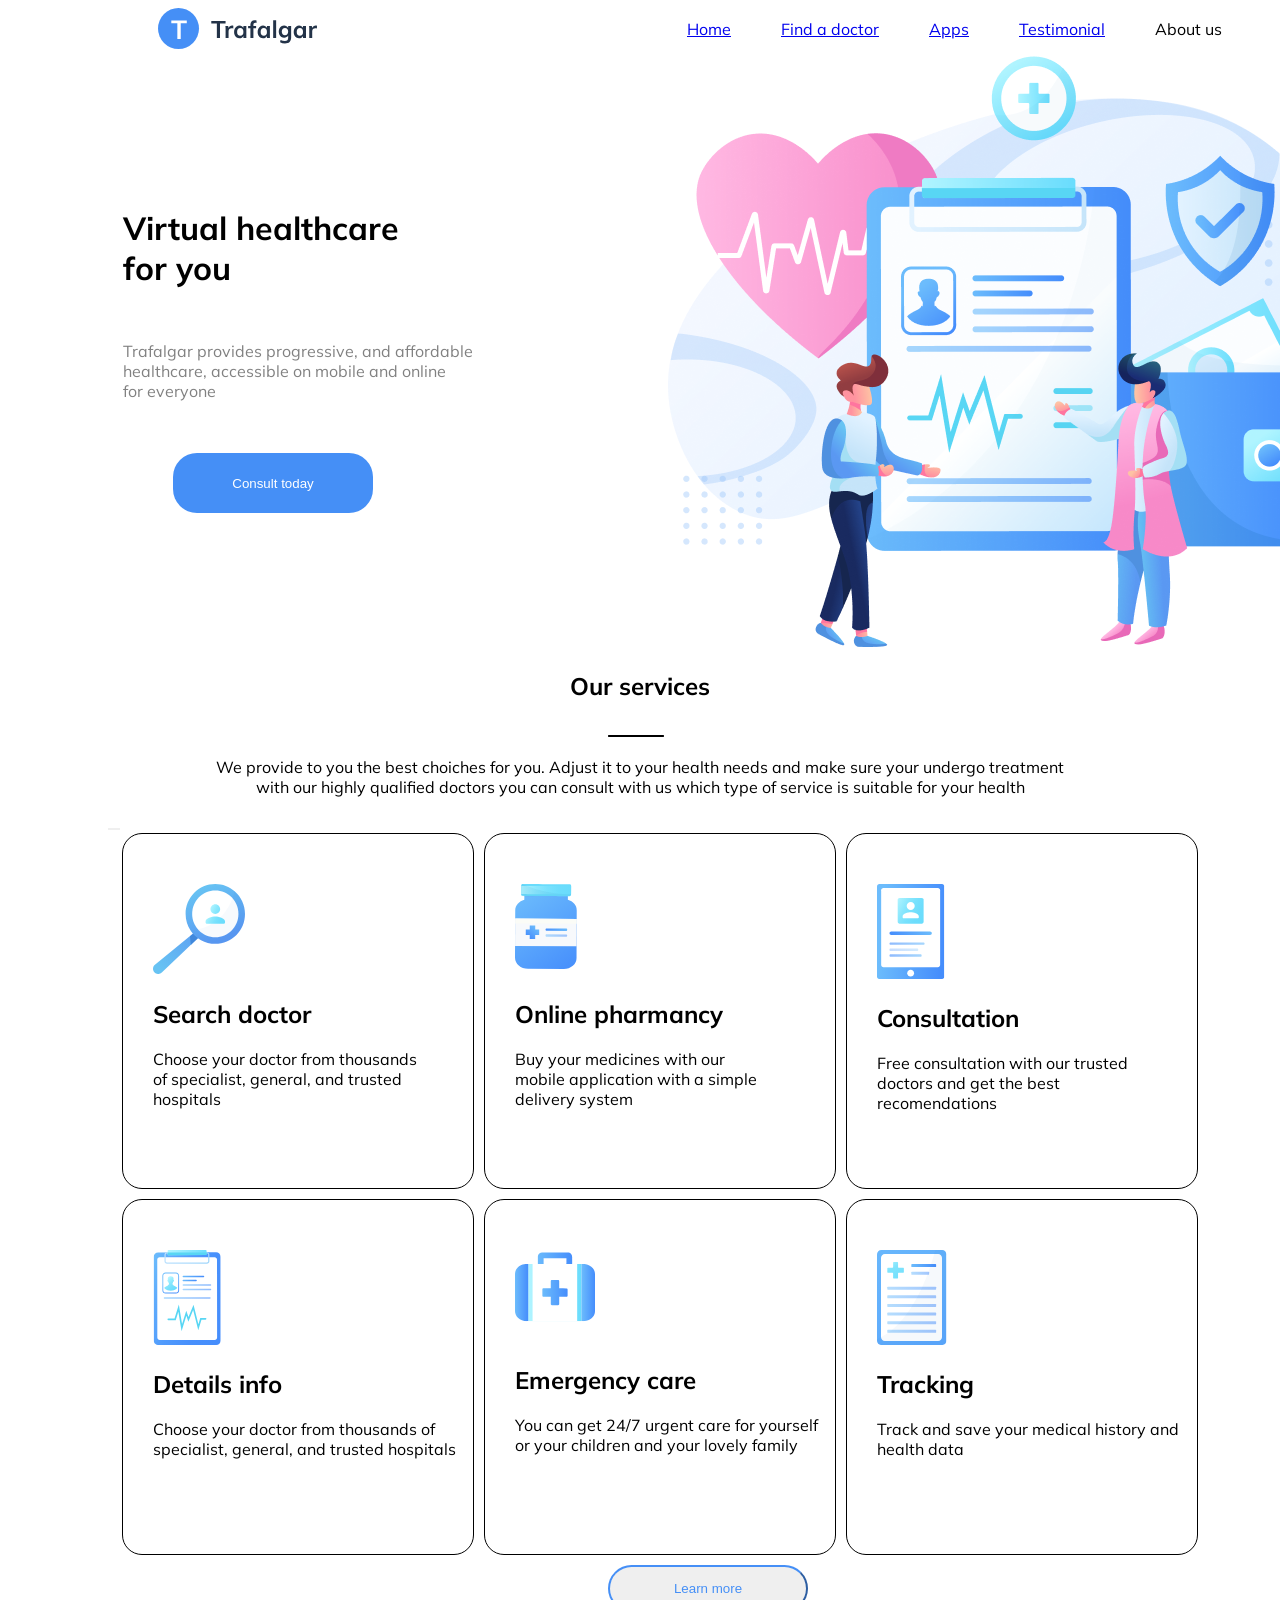
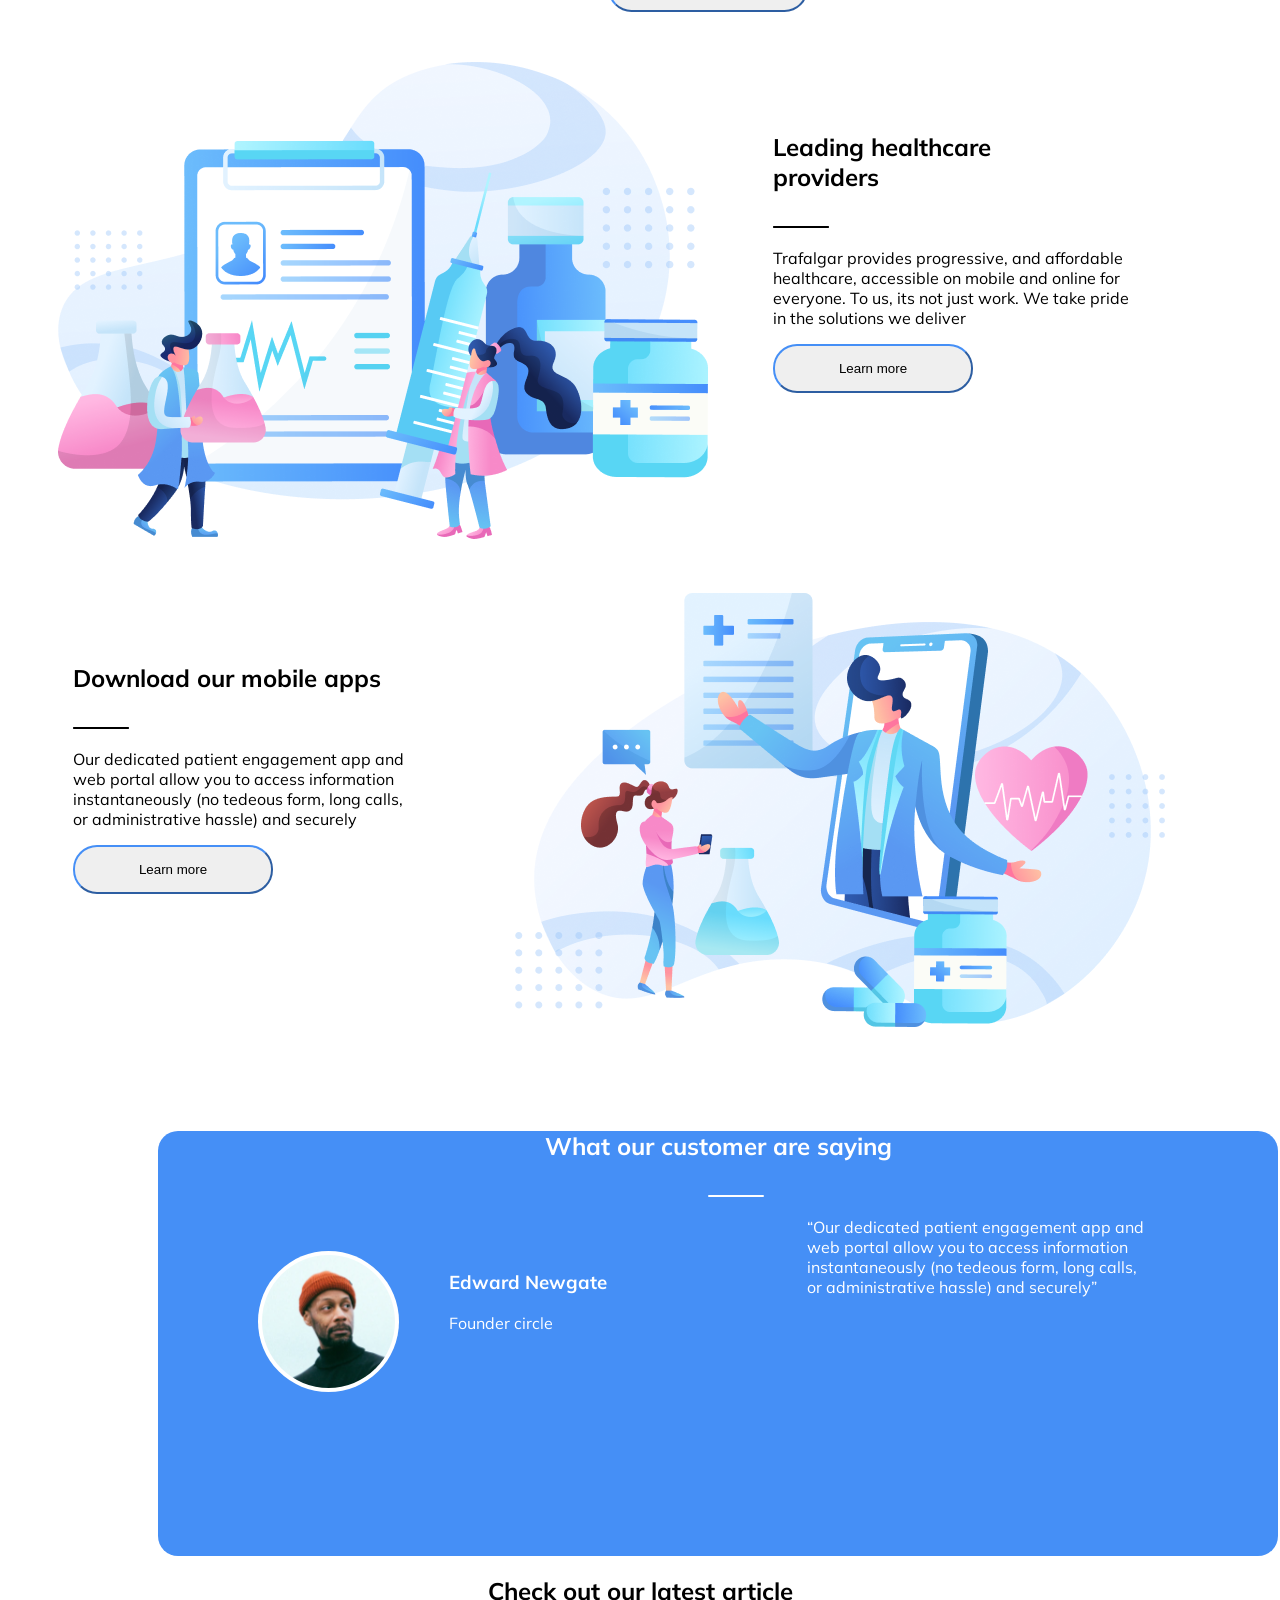
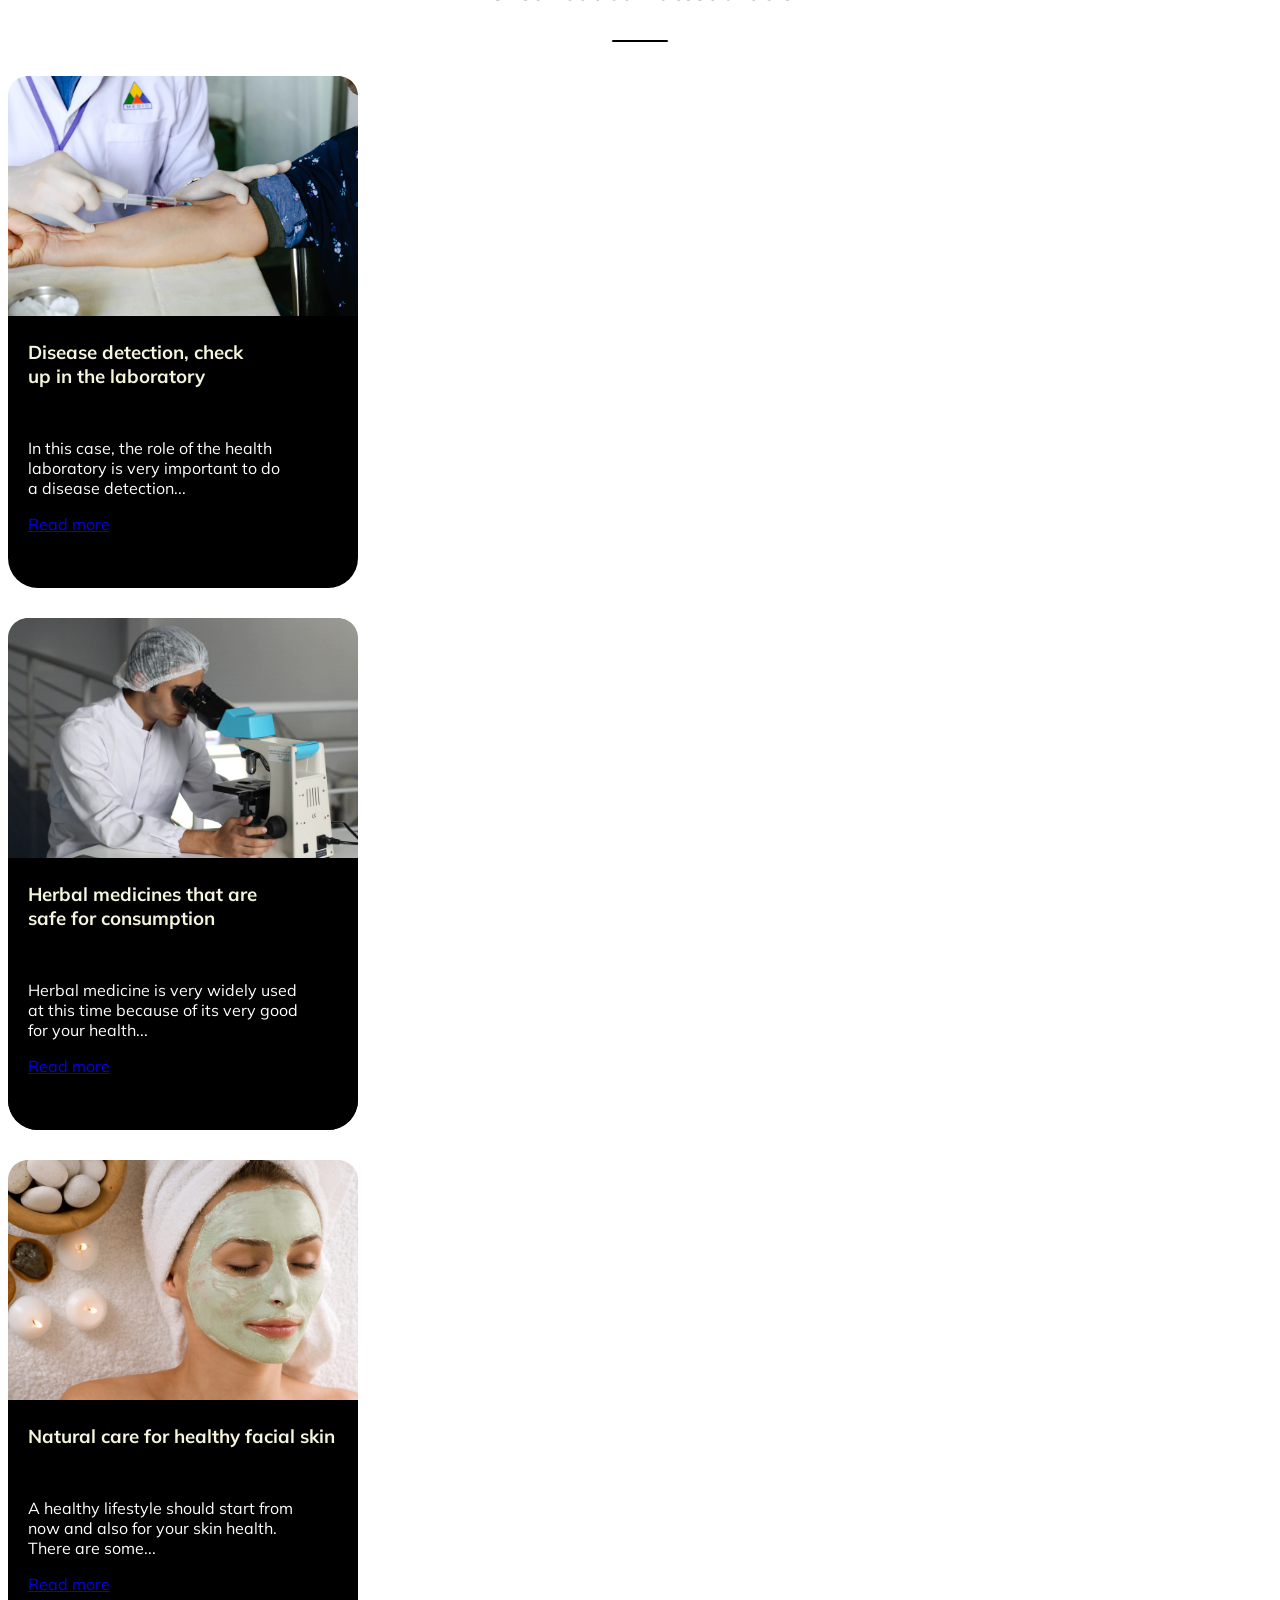
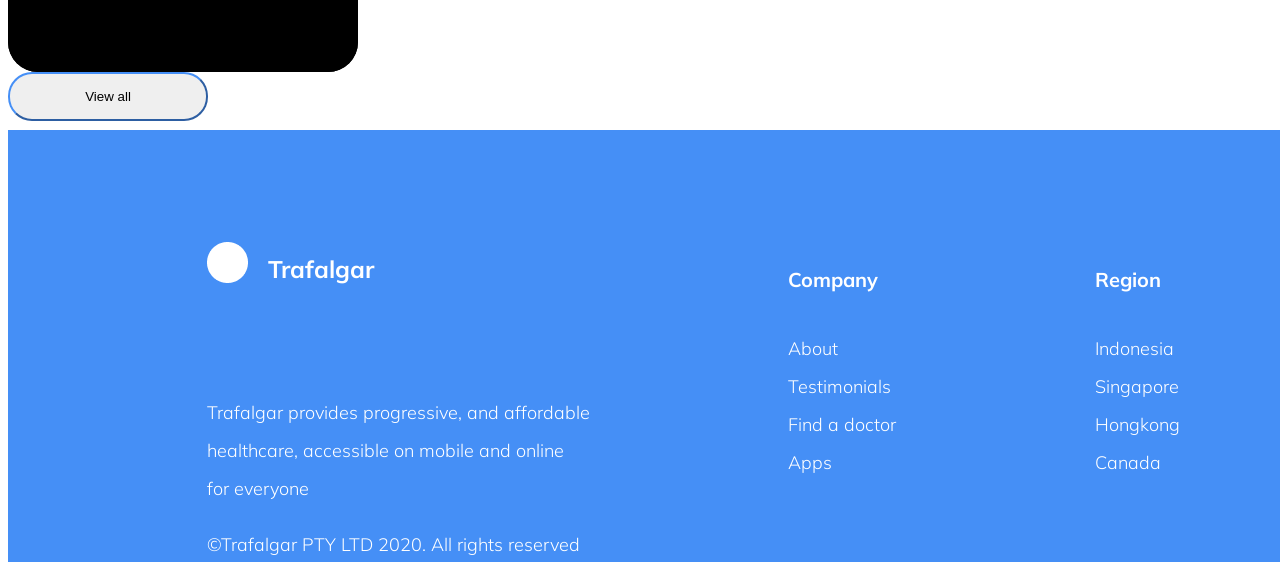
<file: index.html>
<!DOCTYPE html>
<html lang="en">

<head>
    <meta charset="UTF-8">
    <meta name="viewport" content="width=device-width, initial-scale=1.0">
    <link rel="stylesheet" href="style.css">
    <link rel="preconnect" href="https://fonts.googleapis.com">
    <link rel="preconnect" href="https://fonts.gstatic.com" crossorigin>
    <link href="https://fonts.googleapis.com/css2?family=Mulish:ital,wght@0,200..1000;1,200..1000&display=swap"
        rel="stylesheet">
    <title>Project</title>
</head>

<body>
    <header>
        <img class="logo" src="logo.svg" alt="logo" />
        <nav>
            <ul class="nav-list">
                <li class="nav-list-item">
                    <a href="#">Home</a>
                </li>
                <li class="nav-list-item">
                    <a href="#">Find a doctor</a>
                </li>
                <li class="nav-list-item">
                    <a href="#">Apps</a>
                </li>
                <li class="nav-list-item">
                    <a href="#">Testimonial</a>
                </li>
                <li class="nav-list-item">
                    <a href="#"></a>About us
                </li>
            </ul>
        </nav>
    </header>
    <div class="container">
        <div class="block-with-img">
            <div>
                <h1 class="title">
                    Virtual healthcare <br /> for you
                </h1>
                <p class="description">
                    Trafalgar provides progressive, and affordable <br>
                    healthcare, accessible on mobile and online <br>
                    for everyone
                </p>
                <button class="button-to-consult">Consult today</button>
            </div>
            <div>
                <img class="image-tranfalgar" src="./Image/trafalgar-header.png" alt="">
            </div>
        </div>
    </div>
    <div>
        <h2 class="title-services">
            Our services
        </h2>
        <img class="image-services" src="Image/Rectangle 2.png" alt="">
        <p class="desc-services">We provide to you the best choiches for you. Adjust it to your health needs and make
            sure your undergo treatment <br />
            with our highly qualified doctors you can consult with us which type of service is suitable for your health
        </p>
        <div class="page-menu-services">
        </div>
        <button class="button-for-learn">
        </button>
        <div class="feature-container">
            <div class="feature-line">
                <div class="feature-block">
                    <div class="feature-block__img-wrap">
                        <img class="feature-block__img" src="Image/Frame.svg" alt="">
                    </div>
                    <h2 class="feature-block__title">Search doctor</h2>
                    <p class="feature-block__text">Choose your doctor from thousands <br>
                        of specialist, general, and trusted
                        <br>hospitals
                    </p>
                </div>

                <div class="feature-block">
                    <div class="feature-block__img-wrap">
                        <img class="feature-block__img" src="Image/Frame (1).svg" alt="">
                    </div>
                    <h2 class="feature-block__title">Online pharmancy</h2>
                    <p class="feature-block__text">Buy your medicines with our <br>
                        mobile application with a simple <br>
                        delivery system</p>
                </div>

                <div class="feature-block">
                    <div class="feature-block__img-wrap">
                        <img class="feature-block__img" src="Image/Frame (2).svg" alt="">
                    </div>
                    <h2 class="feature-block__title">Consultation</h2>
                    <p class="feature-block__text">Free consultation with our trusted <br>
                        doctors and get the best <br>
                        recomendations
                    </p>
                </div>

            </div>
            <div class="feature-line">
                <div class="feature-block">
                    <div class="feature-block__img-wrap">
                        <img class="feature-block__img" src="Image/Frame (3).svg" alt="">
                    </div>

                    <h2 class="feature-block__title">Details info</h2>
                    <p class="feature-block__text">Choose your doctor from thousands of specialist, general,
                        and trusted hospitals</p>
                </div>

                <div class="feature-block">
                    <div class="feature-block__img-wrap">
                        <img class="feature-block__img" src="Image/Frame (4).svg" alt="">
                    </div>
                    <h2 class="feature-block__title">Emergency care</h2>
                    <p class="feature-block__text">You can get 24/7 urgent care for yourself or your
                        children and your
                        lovely family</p>
                </div>

                <div class="feature-block">
                    <div class="feature-block__img-wrap">
                        <img class="feature-block__img" src="Image/Frame (5).svg" alt="">
                    </div>
                    <h2 class="feature-block__title">Tracking</h2>
                    <p class="feature-block__text">Track and save your medical history and health data</p>
                </div>

            </div>
        </div>
        <div>

            <button class="button-services">
                <p class="button-services-text">Learn more</p>
            </button>

        </div>


        <div class="download-container">
            <div>
                <img class="download-container__img" src="Image/trafalgar-illustration sec02 1.png" alt="">
            </div>
            <div class="download-container__content">
                <h2>Leading healthcare <br>
                    providers
                </h2>
                <img src="Image/Rectangle 11.png" alt="">
                <p>Trafalgar provides progressive, and affordable <br>
                    healthcare, accessible on mobile and online for <br>
                    everyone. To us, its not just work. We take pride <br>
                    in the solutions we deliver</p>

                <div class="download-container__button-block">
                    <button class="download-container__button">
                        Learn more
                    </button>
                </div>
            </div>
        </div>

        <div class="download-container">
            <div class="download-container__content">
                <h2>Download our mobile apps
                </h2>
                <img src="Image/Rectangle 11.png" alt="">
                <p>Our dedicated patient engagement app and <br>
                    web portal allow you to access information <br>
                    instantaneously (no tedeous form, long calls, <br>
                    or administrative hassle) and securely</p>
                <div class="download-container__button-block">
                    <button class="download-container__button">
                        Learn more
                    </button>
                </div>
            </div>
            <div class="download-container__img">
                <img src="Image/trafalgar-illustration sec03 1.svg" alt="">
            </div>
        </div>

        <div class="person-customer">
            <div>
                <h2 class="basic-text">
                    What our customer are saying
                </h2>
                <div class="person-customer__img">
                    <img src="Image/Rectangle 17.svg" alt="">
                </div>
            </div>
            <div class="person-customer__content">

                <div class="person-customer__inf">
                    <div class="person-customer__logo">
                        <img src="Image/Group 5.svg" alt="">
                    </div>
                    <div class="person-customer__name">
                        <h3>Edward Newgate</h3>
                        <p>Founder circle</p>
                    </div>
                </div>

                <div class="person-customer__text-person">
                    <p>
                        “Our dedicated patient engagement app and <br>
                        web portal allow you to access information <br>
                        instantaneously (no tedeous form, long calls, <br>
                        or administrative hassle) and securely”
                    </p>
                </div>
            </div>
        </div>

        <div class="box-article">
            <div class="box-article__text">
                <h2>Check out our latest article</h2>
            </div>
            <div class="box-article__mini-img">
                <img src="Image/Rectangle 18.svg" alt="">
            </div>
            <div class="box-article__article-menu">
                <div class="box-article__menu">
                    <img src="Image/Mask Group.svg" alt="">
                    <h3 class="box-article__article-menu-text">Disease detection, check <br>
                        up in the laboratory</h3>
                    <p class="box-article__article-mini-text">In this case, the role of the health <br> laboratory is
                        very important to do <br>
                        a disease detection...
                    </p>
                    <a class="box-article__article-link" href="#">Read more</a>

                </div>
                <div class="box-article__menu">

                    <div class="box-article__article-menu">
                        <div class="box-article__menu">
                            <img src="Image/Mask Group (1).svg" alt="">
                            <h3 class="box-article__article-menu-text">Herbal medicines that are <br>
                                safe for consumption</h3>
                            <p class="box-article__article-mini-text">Herbal medicine is very widely used <br>
                                at this time because of its very good <br> for your health...
                            </p>
                            <a class="box-article__article-link" href="#">Read more</a>

                        </div>

                    </div>
                    <div class="box-article__menu">

                        <div class="box-article__menu">
                            <img src="Image/Mask Group (2).svg" alt="">
                            <h3 class="box-article__article-menu-text">Natural care for healthy
                                facial skin</h3>
                            <p class="box-article__article-mini-text">A healthy lifestyle should start from <br> now and
                                also for your skin health. <br>
                                There are some...
                            </p>
                            <a class="box-article__article-link" href="#">Read more</a>

                        </div>

                    </div>

                    <div class="box-artical__button-block">
                        <button class="box-article__button">
                            View all
                        </button>
                    </div>

                </div>
            </div>
        </div>


        <div class="box-company">
            <div class="box-company__logo">
                <div class="ii">
                    <img class="box-company__img" src="Image/Ellipse 8 (1).png" alt="">
                    <p class="box-company__text-logo">Trafalgar</p>
                </div>
                <p class="box-company__text">Trafalgar provides progressive, and affordable <br> healthcare, accessible
                    on mobile and online
                    <br>
                    for everyone
                </p>
                <p class="box-company__text-underground">©Trafalgar PTY LTD 2020. All rights reserved</p>
            </div>
            <div class="box-company__list-company">
                <p class="box-company__list-text">Company</p>
                <ul>
                    <li class="box-company__list">About</li>
                    <li class="box-company__list">Testimonials</li>
                    <li class="box-company__list">Find a doctor</li>
                    <li class="box-company__list">Apps</li>
                </ul>
            </div>
            <div class="box-company__list-company">
                <p class="box-company__list-text">Region</p>
                <ul>
                    <li class="box-company__list">Indonesia</li>
                    <li class="box-company__list">Singapore</li>
                    <li class="box-company__list">Hongkong</li>
                    <li class="box-company__list">Canada</li>
                </ul>
            </div>
            <div class="box-company__list-company">
                <p class="box-company__list-text">Help</p>
                <ul>
                    <li class="box-company__list">Help center</li>
                    <li class="box-company__list">Contact support</li>
                    <li class="box-company__list">Instructions</li>
                    <li class="box-company__list">How it works</li>
                </ul>
            </div>
        </div>
</body>

</html>
</file>
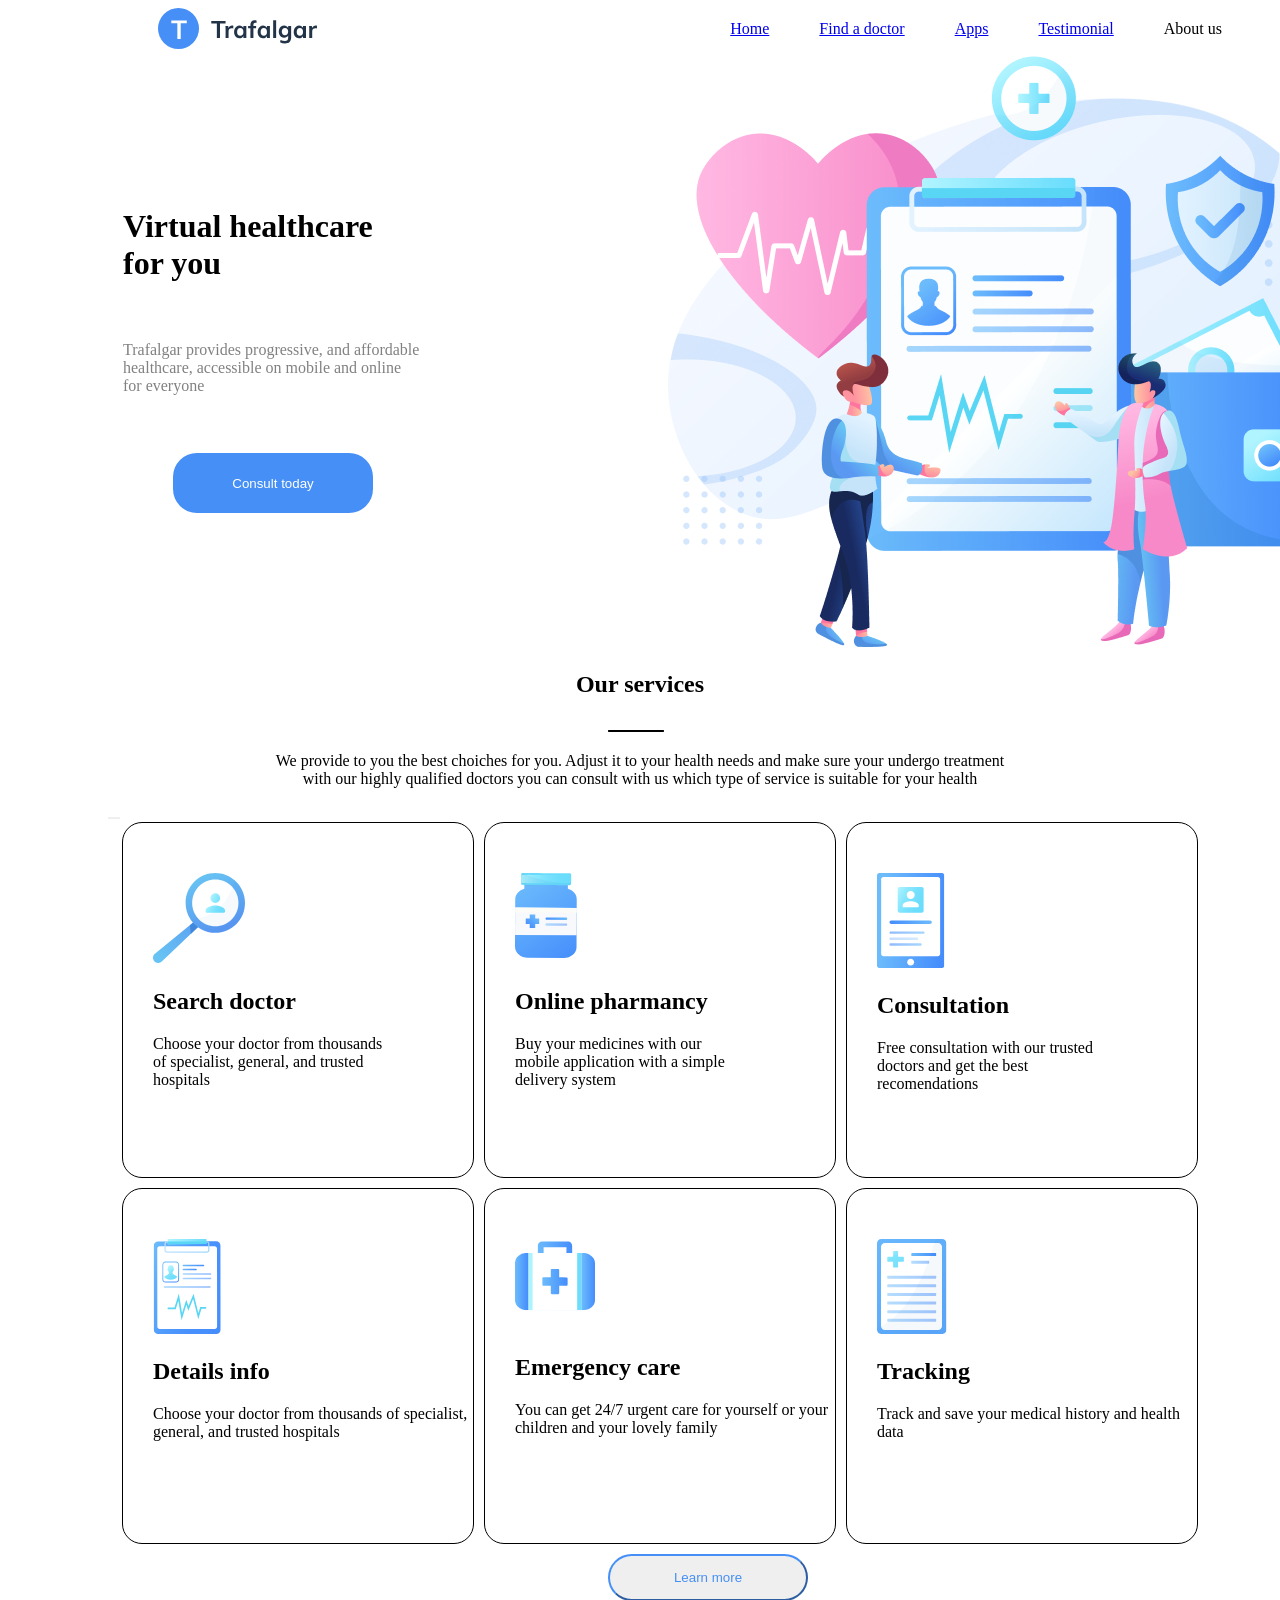
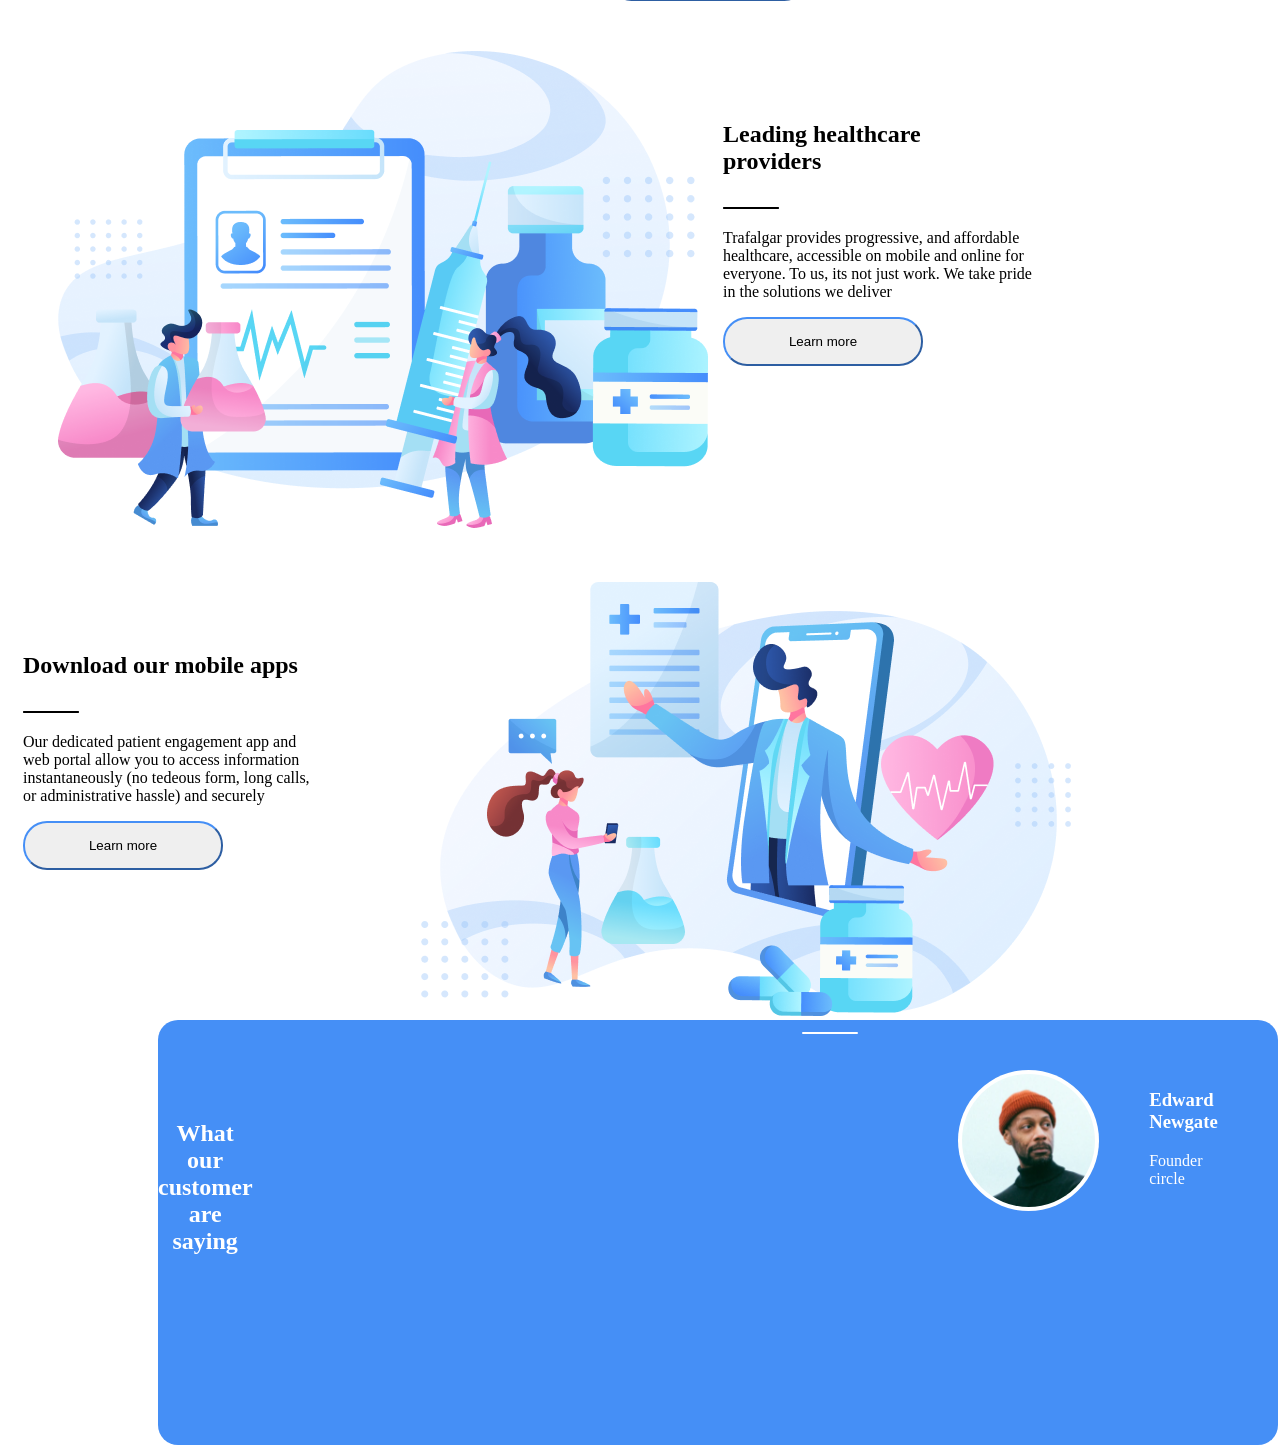
<file: Image/Project.html>
<!DOCTYPE html>
<!-- saved from url=(0033)http://127.0.0.1:5500/index.html# -->
<html lang="en"><head><meta http-equiv="Content-Type" content="text/html; charset=UTF-8">
    
    <meta name="viewport" content="width=device-width, initial-scale=1.0">
    
    
    
    
    <title>Project</title>
<link rel="stylesheet" href="./Project_files/style.css"><link rel="preconnect" href="https://fonts.googleapis.com/"><link rel="preconnect" href="https://fonts.gstatic.com/" crossorigin=""><link href="./Project_files/css2" rel="stylesheet"></head>

<body>
    <header>
        <img class="logo" src="./Project_files/logo.svg" alt="logo">
        <nav>
            <ul class="nav-list">
                <li class="nav-list-item">
                    <a href="http://127.0.0.1:5500/index.html#">Home</a>
                </li>
                <li class="nav-list-item">
                    <a href="http://127.0.0.1:5500/index.html#">Find a doctor</a>
                </li>
                <li class="nav-list-item">
                    <a href="http://127.0.0.1:5500/index.html#">Apps</a>
                </li>
                <li class="nav-list-item">
                    <a href="http://127.0.0.1:5500/index.html#">Testimonial</a>
                </li>
                <li class="nav-list-item">
                    <a href="http://127.0.0.1:5500/index.html#"></a>About us
                </li>
            </ul>
        </nav>
    </header>
    <div class="container">
        <div class="block-with-img">
            <div>
                <h1 class="title">
                    Virtual healthcare <br> for you
                </h1>
                <p class="description">
                    Trafalgar provides progressive, and affordable <br>
                    healthcare, accessible on mobile and online <br>
                    for everyone
                </p>
                <button class="button-to-consult">Consult today</button>
            </div>
            <div>
                <img class="image-tranfalgar" src="./Project_files/trafalgar-header.png" alt="">
            </div>
        </div>
    </div>
    <div>
        <h2 class="title-services">
            Our services
        </h2>
        <img class="image-services" src="./Project_files/Rectangle 2.png" alt="">
        <p class="desc-services">We provide to you the best choiches for you. Adjust it to your health needs and make
            sure your undergo treatment <br>
            with our highly qualified doctors you can consult with us which type of service is suitable for your health
        </p>
        <div class="page-menu-services">
        </div>
        <button class="button-for-learn">
        </button>
        <div class="feature-container">
            <div class="feature-line">
                <div class="feature-block">
                    <div class="feature-block__img-wrap">
                        <img class="feature-block__img" src="./Project_files/Frame.svg" alt="">
                    </div>
                    <h2 class="feature-block__title">Search doctor</h2>
                    <p class="feature-block__text">Choose your doctor from thousands <br>
                        of specialist, general, and trusted
                        <br>hospitals
                    </p>
                </div>

                <div class="feature-block">
                    <div class="feature-block__img-wrap">
                        <img class="feature-block__img" src="./Project_files/Frame (1).svg" alt="">
                    </div>
                    <h2 class="feature-block__title">Online pharmancy</h2>
                    <p class="feature-block__text">Buy your medicines with our <br>
                        mobile application with a simple <br>
                        delivery system</p>
                </div>

                <div class="feature-block">
                    <div class="feature-block__img-wrap">
                        <img class="feature-block__img" src="./Project_files/Frame (2).svg" alt="">
                    </div>
                    <h2 class="feature-block__title">Consultation</h2>
                    <p class="feature-block__text">Free consultation with our trusted <br>
                        doctors and get the best <br>
                        recomendations
                    </p>
                </div>

            </div>
            <div class="feature-line">
                <div class="feature-block">
                    <div class="feature-block__img-wrap">
                        <img class="feature-block__img" src="./Project_files/Frame (3).svg" alt="">
                    </div>

                    <h2 class="feature-block__title">Details info</h2>
                    <p class="feature-block__text">Choose your doctor from thousands of specialist, general,
                        and trusted hospitals</p>
                </div>

                <div class="feature-block">
                    <div class="feature-block__img-wrap">
                        <img class="feature-block__img" src="./Project_files/Frame (4).svg" alt="">
                    </div>
                    <h2 class="feature-block__title">Emergency care</h2>
                    <p class="feature-block__text">You can get 24/7 urgent care for yourself or your
                        children and your
                        lovely family</p>
                </div>

                <div class="feature-block">
                    <div class="feature-block__img-wrap">
                        <img class="feature-block__img" src="./Project_files/Frame (5).svg" alt="">
                    </div>
                    <h2 class="feature-block__title">Tracking</h2>
                    <p class="feature-block__text">Track and save your medical history and health data</p>
                </div>

            </div>
        </div>
        <div>

            <button class="button-services">
                <p class="button-services-text">Learn more</p>
            </button>

        </div>


        <div class="download-container">
            <div>
                <img class="download-container__img" src="./Project_files/trafalgar-illustration sec02 1.png" alt="">
            </div>
            <div class="download-container__content">
                <h2>Leading healthcare <br>
                    providers
                </h2>
                <img src="./Project_files/Rectangle 11.png" alt="">
                <p>Trafalgar provides progressive, and affordable <br>
                    healthcare, accessible on mobile and online for <br>
                    everyone. To us, its not just work. We take pride <br>
                    in the solutions we deliver</p>

                <div class="download-container__button-block">
                    <button class="download-container__button">
                        Learn more
                    </button>
                </div>
            </div>
        </div>

        <div class="download-container">
            <div class="download-container__content">
                <h2>Download our mobile apps
                </h2>
                <img src="./Project_files/Rectangle 11.png" alt="">
                <p>Our dedicated patient engagement app and <br> 
                    web portal allow you to access information <br>
                    instantaneously (no tedeous form, long calls, <br>
                    or administrative hassle) and securely</p>
                <div class="download-container__button-block">
                    <button class="download-container__button">
                        Learn more
                    </button>
                </div>
             </div>
            <div class="download-container__img">
                <img src="./Project_files/trafalgar-illustration sec03 1.svg" alt="">
            </div>
        </div>

        <div class="person-customer" style="
    display;:
    flex;
    display;:
    flex;
    display;:
    fle;
    display;:
    fl;
    display;:
    f;
    display: flex;
">
            <div>
                <h2 class="basic-text">
                    What our customer are saying
                </h2>
            </div>
            <div class="person-customer__img">
                <img src="./Project_files/Rectangle 17.svg" alt="">
            </div>
            <div class="person-customer__inf">
                <div class="person-customer__logo">
                    <img src="./Project_files/Group 5.svg" alt="">
                </div>
                <div class="person-customer__name">
                    <h3>Edward Newgate</h3>
                    <p>Founder circle</p>
                </div>
            </div>

            <div class="person-customer__text-person">
                <p>
                    “Our dedicated patient engagement app and <br>
                    web portal allow you to access information <br>
                    instantaneously (no tedeous form, long calls, <br>
                    or administrative hassle) and securely”
                </p>
            </div>
        </div>

    </div>
<!-- Code injected by live-server -->
<script>
	// <![CDATA[  <-- For SVG support
	if ('WebSocket' in window) {
		(function () {
			function refreshCSS() {
				var sheets = [].slice.call(document.getElementsByTagName("link"));
				var head = document.getElementsByTagName("head")[0];
				for (var i = 0; i < sheets.length; ++i) {
					var elem = sheets[i];
					var parent = elem.parentElement || head;
					parent.removeChild(elem);
					var rel = elem.rel;
					if (elem.href && typeof rel != "string" || rel.length == 0 || rel.toLowerCase() == "stylesheet") {
						var url = elem.href.replace(/(&|\?)_cacheOverride=\d+/, '');
						elem.href = url + (url.indexOf('?') >= 0 ? '&' : '?') + '_cacheOverride=' + (new Date().valueOf());
					}
					parent.appendChild(elem);
				}
			}
			var protocol = window.location.protocol === 'http:' ? 'ws://' : 'wss://';
			var address = protocol + window.location.host + window.location.pathname + '/ws';
			var socket = new WebSocket(address);
			socket.onmessage = function (msg) {
				if (msg.data == 'reload') window.location.reload();
				else if (msg.data == 'refreshcss') refreshCSS();
			};
			if (sessionStorage && !sessionStorage.getItem('IsThisFirstTime_Log_From_LiveServer')) {
				console.log('Live reload enabled.');
				sessionStorage.setItem('IsThisFirstTime_Log_From_LiveServer', true);
			}
		})();
	}
	else {
		console.error('Upgrade your browser. This Browser is NOT supported WebSocket for Live-Reloading.');
	}
	// ]]>
</script>


</body></html>
</file>
<file: style.css>
body{
  font-family: "Mulish", serif;
}
ul{
  margin: 0;
  padding: 0;
}

li {
  list-style: none;
}

.container {
  max-width: 1200px;
  padding-left: 15px;
  padding-right: 15px;
}

header{
  display: flex;
  align-items: center;
  justify-content: space-between;
}

.logo {
  display: flex;
  margin: 0;
  padding: 0;
  margin-left: 150px;
}

.nav-list
{
    margin: 0;
    padding: 0;
    justify-content: flex-end;
    display: flex;
  }

.nav-list-item{
  margin-right: 50px;
}

.block-with-img{
  display: flex;
  align-items: center;
  padding: 0;
  margin: 0;
}

.image-tranfalgar{
  margin-left: 100px;
}


.tranfalgar {
  display: flex;
  margin: 0;
  padding: 0;
}

.title{
  height: 112px;
  width: 427px;
  margin-left: 100px;
}

.description{
  list-style: none;
  color: rgb(129, 129, 129);
  list-style: none;
  text-align: left;
  height: 96px;
  width: 445px;
  margin-top: 0px;
  margin-left: 100px;
}

.button-to-consult {
  display: flex;
  justify-content: center;
  align-items: center;
  background-color: #458FF6;
  color: #FFF;
  border-radius: 24px;
  width: 200px;
  height: 60px;
  margin-left: 150px;
  border: none;
}

.title-services{
  text-align: center;
}

.image-services{
  margin-left: 600px;
}

.desc-services{
  text-align: center;
}

.page-menu-services{
  display: flex;
  margin-left: 50px;
}

.button-for-learn{
  border: none;
  margin-left: 100px;
}

.feature-line{
  display: flex;
  margin-left: 50px;
  justify-content: center;
}

.feature-block{
  width: 350px;
  height: 354px;
  background-color: rgb(255, 255, 255);
  margin-right: 10px;
  border: 1px solid black;
  margin-bottom: 10px;
  border-radius: 20px;
}

.feature-block__img-wrap{
 min-height: 145px;
}

.feature-block__title{
  margin-left: 30px;
}

.feature-block__img{
  margin-left: 30px;
  margin-top: 50px;
}

.feature-block__text{
  margin-left: 30px;
}

.button-services{
  border-radius: 24px;
  border-color: #458FF6;
  margin-left: 600px;
  width: 200px;
}

.button-services-text{
  color: #458FF6;
}

.download-container{
  display: flex;
}

.download-container__img{
  margin-left: 50px;
  margin-top: 50px;
}

.download-container__content{
  padding: 100px 50px 10px 15px;
  margin-left: 50px;
}

.download-container__button{
  border-radius: 24px;
  border-color: #458FF6;
  width: 200px;
  padding: 15px;
}

.download-container__block{
  margin-left: 150px;
  margin-bottom: 200px;
}

.person-customer{
  width: 1120px;
  height: 425px;
  background-color: #458FF6;
  border-radius: 20px;
  margin-left: 150px;
}

.basic-text{
  margin-top: 100px;
  text-align: center;
  color: white;
}

.person-customer__content{
  display: flex;
}

.person-customer__img{
  margin-left: 550px;
}

.person-customer__logo{
  margin-left: 100px;
  margin-top: 50px;
}

.person-customer__inf{
  display: flex;
}

.person-customer__name{
  margin-top: 50px;
  margin-left: 50px;
  color: #FFF;
}

.person-customer__text-person{
  display: flex;
  color: #FFF;
  margin-left: 200px;
}

.box-article__text{
  text-align: center;
}

.box-article__mini-img{
  text-align: center;
}

.box-article__menu{
  width: 350px;
  height: 512px;
  background-color: black;
  margin-top: 30px;
  border-radius: 30px;
}

.box-article__article-menu-text{
  margin-top: 20px;
  color: beige;
  margin-left: 20px;
}

.box-article__article-mini-text{
  margin-top: 50px;
  color: #FFF;
  margin-left: 20px;
}

.box-article__article-link{
  margin-left: 20px;
}

.box-article__button{
  border-radius: 24px;
  border-color: #458FF6;
  width: 200px;
  padding: 15px;
}

.box-artical__button-box{
  display: flex;
  display: flex;
}

.box-company{
  background-color: #458FF6;
  color: #FFF;
  font: Muli;
  font-weight: 300;
  font-size: 18px;
  line-height: 38px;
  
  

  width: 1600px;
  height: 432px;
  margin-top: 600px;
  display: flex;
  justify-content: space-around;
}
.box-company__logo{
  
}

.ii{
  display: flex;
  align-items: center;
  margin-left: 100px;
  margin-top: 100px;
}

.box-company__img{
  width: 41px;
  height: 41px;
  margin-right: 20px;
}

.box-company__text-logo{
  margin-bottom: 10px;
  font-weight: 700;
  font-size: 24px;
  line-height: 30.12px;
}

.box-company__text{
  margin-top: 100px;
  margin-left: 100px;
}
.box-company__list-text {
  font-weight: 700;
  font-size: 20px;
  line-height: 60px;
}
.box-company__text-underground{
  margin-left: 100px;
}

.box-company__list-company{
  margin-top: 100px;
}
</file>
<file: Image/Project_files/style.css>
body{
  font-family: "Mulish", serif;
}
ul{
  margin: 0;
  padding: 0;
}

li {
  list-style: none;
}

.container {
  max-width: 1200px;
  padding-left: 15px;
  padding-right: 15px;
}

header{
  display: flex;
  align-items: center;
  justify-content: space-between;
}

.logo {
  display: flex;
  margin: 0;
  padding: 0;
  margin-left: 150px;
}

.nav-list
{
    margin: 0;
    padding: 0;
    justify-content: flex-end;
    display: flex;
  }

.nav-list-item{
  margin-right: 50px;
}

.block-with-img{
  display: flex;
  align-items: center;
  padding: 0;
  margin: 0;
}

.image-tranfalgar{
  margin-left: 100px;
}


.tranfalgar {
  display: flex;
  margin: 0;
  padding: 0;
}

.title{
  height: 112px;
  width: 427px;
  margin-left: 100px;
}

.description{
  list-style: none;
  color: rgb(129, 129, 129);
  list-style: none;
  text-align: left;
  height: 96px;
  width: 445px;
  margin-top: 0px;
  margin-left: 100px;
}

.button-to-consult {
  display: flex;
  justify-content: center;
  align-items: center;
  background-color: #458FF6;
  color: #FFF;
  border-radius: 24px;
  width: 200px;
  height: 60px;
  margin-left: 150px;
  border: none;
}

.title-services{
  text-align: center;
}

.image-services{
  margin-left: 600px;
}

.desc-services{
  text-align: center;
}

.page-menu-services{
  display: flex;
  margin-left: 50px;
}

.button-for-learn{
  border: none;
  margin-left: 100px;
}

.feature-line{
  display: flex;
  margin-left: 50px;
  justify-content: center;
}

.feature-block{
  width: 350px;
  height: 354px;
  background-color: rgb(255, 255, 255);
  margin-right: 10px;
  border: 1px solid black;
  margin-bottom: 10px;
  border-radius: 20px;
}

.feature-block__img-wrap{
 min-height: 145px;
}

.feature-block__title{
  margin-left: 30px;
}

.feature-block__img{
  margin-left: 30px;
  margin-top: 50px;
}

.feature-block__text{
  margin-left: 30px;
}

.button-services{
  border-radius: 24px;
  border-color: #458FF6;
  margin-left: 600px;
  width: 200px;
}

.button-services-text{
  color: #458FF6;
}

.download-container{
  display: flex;
}

.download-container__img{
  margin-left: 50px;
  margin-top: 50px;
}

.download-container__content{
  padding: 100px 50px 10px 15px;
}

.download-container__button{
  border-radius: 24px;
  border-color: #458FF6;
  width: 200px;
  padding: 15px;
}

.download-container__block{
  margin-left: 150px;
  margin-bottom: 200px;
}

.person-customer{
  width: 1120px;
  height: 425px;
  background-color: #458FF6;
  border-radius: 20px;
  margin-left: 150px;
}

.basic-text{
  margin-top: 100px;
  text-align: center;
  color: white;
}

.person-customer__img{
  margin-left: 550px;
}

.person-customer__logo{
  margin-left: 100px;
  margin-top: 50px;
}

.person-customer__inf{
  display: flex;
}

.person-customer__name{
  margin-top: 50px;
  margin-left: 50px;
  color: #FFF;
}

.person-customer__text-person{
  display: flex;
  color: #FFF;
  margin-left: 470px;
  margin-bottom: 400px;
}
</file>
